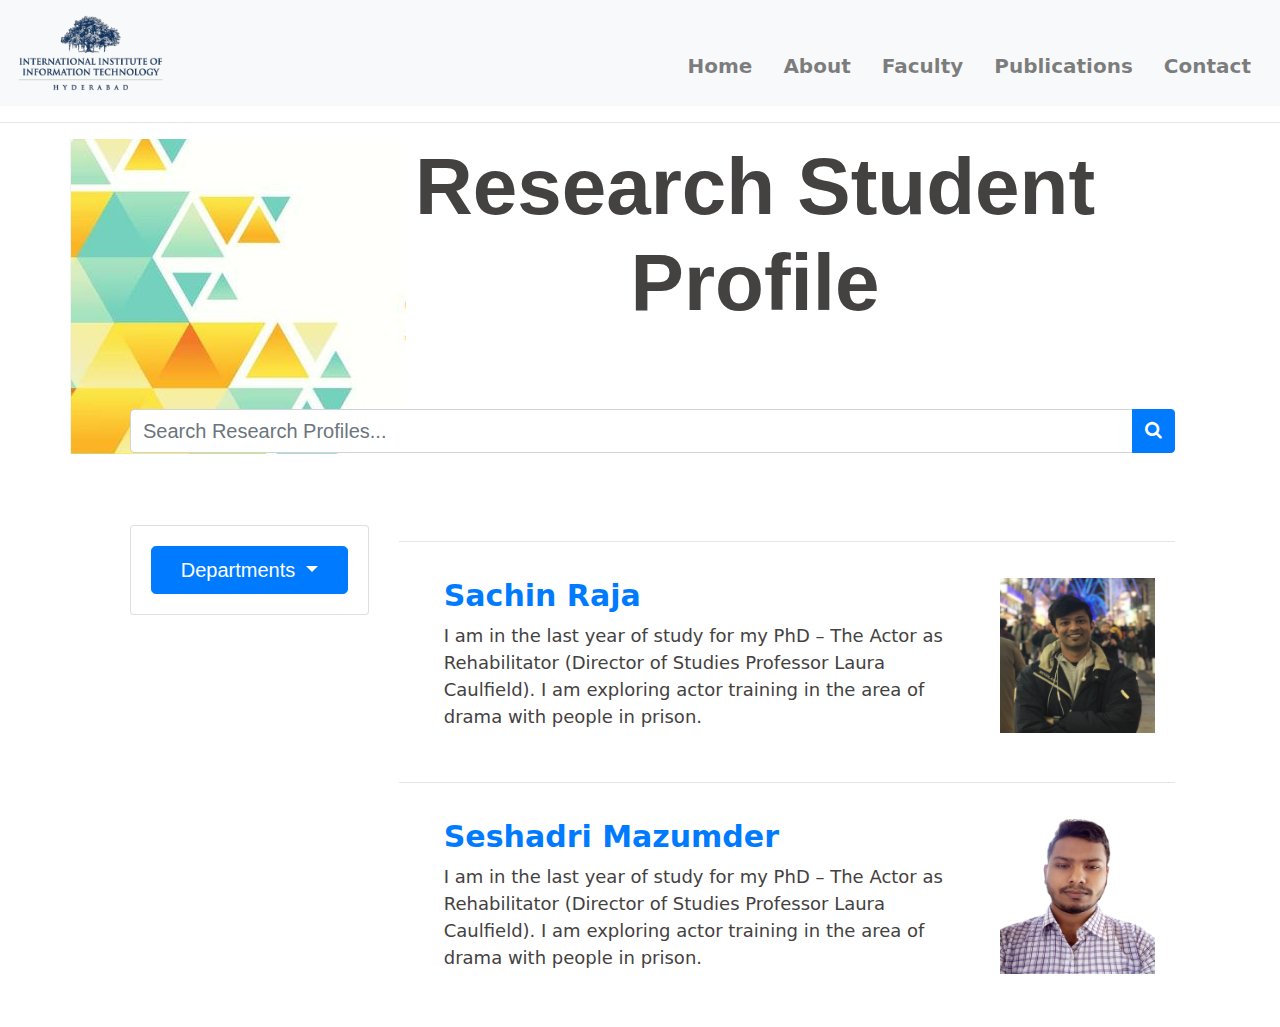
<file: index.html>
<!DOCTYPE html>
<html lang="en">
<head>
    <meta charset="utf-8">
    <meta name="viewport" content="width=device-width, initial-scale=1">
    
    <link rel="stylesheet" href="https://maxcdn.bootstrapcdn.com/bootstrap/4.5.0/css/bootstrap.min.css">
    <script src="https://ajax.googleapis.com/ajax/libs/jquery/3.4.1/jquery.min.js"></script>
    <script src="https://cdnjs.cloudflare.com/ajax/libs/popper.js/1.16.0/umd/popper.min.js"></script>
    <script src="https://maxcdn.bootstrapcdn.com/bootstrap/4.5.0/js/bootstrap.min.js"></script>

    <title>Student Template</title>

    <link href="https://fonts.googleapis.com/css?family=Cinzel+Decorative&display=swap" rel="stylesheet"> 
    <link rel="stylesheet" href="https://cdnjs.cloudflare.com/ajax/libs/font-awesome/4.7.0/css/font-awesome.min.css">
    <link rel="stylesheet" type="text/css" href="style.css">
    <style>
       body{
        background-color: white;
       }
        .nav-link{
            color: #000000;
            font-weight: 600;
            font-size: 16px;
            margin:5px;
            font-family: system-ui, -apple-system, BlinkMacSystemFont, 'Segoe UI', Roboto, Oxygen, Ubuntu, Cantarell, 'Open Sans', 'Helvetica Neue', sans-serif;
        }
.dropdown-item{
    white-space: normal;
    font-size:14px;
}
.checkbox-type{
    margin: 5px;
}

    </style>
</head>

<body>
    <nav class="navbar navbar-expand-lg navbar-light bg-light">
        <a class="navbar-brand" href="#"><img src="logo.png" class="logo"></a>
        <button class="navbar-toggler bg-light" type="button" data-toggle="collapse" data-target="#myNavbar">
            <span class="navbar-toggler-icon"></span>
        </button>
        
        <div class="collapse navbar-collapse" id="myNavbar">
            <ul class="navbar-nav ml-auto">
                <li class="nav-item"><a class="nav-link" href="#home">Home</a></li>
                <li class="nav-item"><a class="nav-link" href="#about">About</a></li>
                <li class="nav-item"><a class="nav-link" href="#faculty">Faculty</a></li>
                <li class="nav-item"><a class="nav-link" href="#publications">Publications</a></li>
                <li class="nav-item"><a class="nav-link" href="#contact">Contact</a></li>
            </ul>
        </div>
    </nav>

    <hr>
    
    <div class="container container-mainscreen">
        <h1 class="text-center header">Research Student Profile</h1>
        
        <div class="row">
            <div class="col-md-12">
                <div class="input-group mb-3" style="margin-top:50px;">
                    <input type="text" class="form-control" placeholder="Search Research Profiles..." style="font-size: 20px;">
                    <div class="input-group-append">
                        <button class="btn btn-primary" type="button">
                            <i class="fa fa-search" style="font-size: 18px;"></i>
                        </button>
                    </div>
                </div>
            </div>
        </div>

        <div class="row mt-3">
            <div class="col-md-3 col-xs-12">
                <div class="card">
                    <div class="card-body">
                        <div class="dropdown">
                            <button class="btn btn-primary btn-lg dropdown-toggle dropdown-button" type="button" id="departmentDropdown" data-toggle="dropdown" style="width:100%;">
                                Departments
                            </button>
                            <div class="dropdown-menu" aria-labelledby="departmentDropdown" style="width:100%;">
                                <label class="dropdown-item">
                                    <input type="checkbox" class="checkbox-type" value="Computer Science">Computer Science
                                </label>
                                <label class="dropdown-item">
                                    <input type="checkbox"  class="checkbox-type" value="Data SCience"> Data SCience
                                </label>
                                <label class="dropdown-item">
                                    <input type="checkbox" class="checkbox-type" value="Education Health and Wellbeing">Education Health and Wellbeing
                                </label>
                                <label class="dropdown-item">
                                    <input type="checkbox"  class="checkbox-type" value="CASE">CASE
                                </label>
                            </div>
                        </div>
                    </div>
                </div>
            </div>
            
            <div class="col-md-9 col-xs-12">
                <hr>
                <div class="row">
                    <div class="col-md-9 col-xs-12">
                       <h2 class="name"><a href="screen2.html" target="_blank">Sachin Raja</a></h2>
                        <p class="profile_info">I am in the last year of study for my PhD – The Actor as Rehabilitator (Director of Studies Professor Laura Caulfield). I am exploring actor training in the area of drama with people in prison.</p>
                    </div>
                    <div class="col-md-3 col-xs-3">
                        <img src="Sachin_Raja.jpeg" class="img-fluid" alt="Sachin Raja">
                    </div>
                </div>
                <hr>
                <div class="row">
                    <div class="col-md-9">
                        <h2 class="name"><a href="#" target="_blank">Seshadri Mazumder</a></h2>
                        <p class="profile_info">I am in the last year of study for my PhD – The Actor as Rehabilitator (Director of Studies Professor Laura Caulfield). I am exploring actor training in the area of drama with people in prison.</p> 
                    </div>
                    <div class="col-md-3">
                      <img src="Seshadri_Mazumder.png" class="img-fluid" alt="Seshadri Mazumder">
                    </div>
                </div>
            </div>
        </div>
    </div>
</body>
</html>
</file>
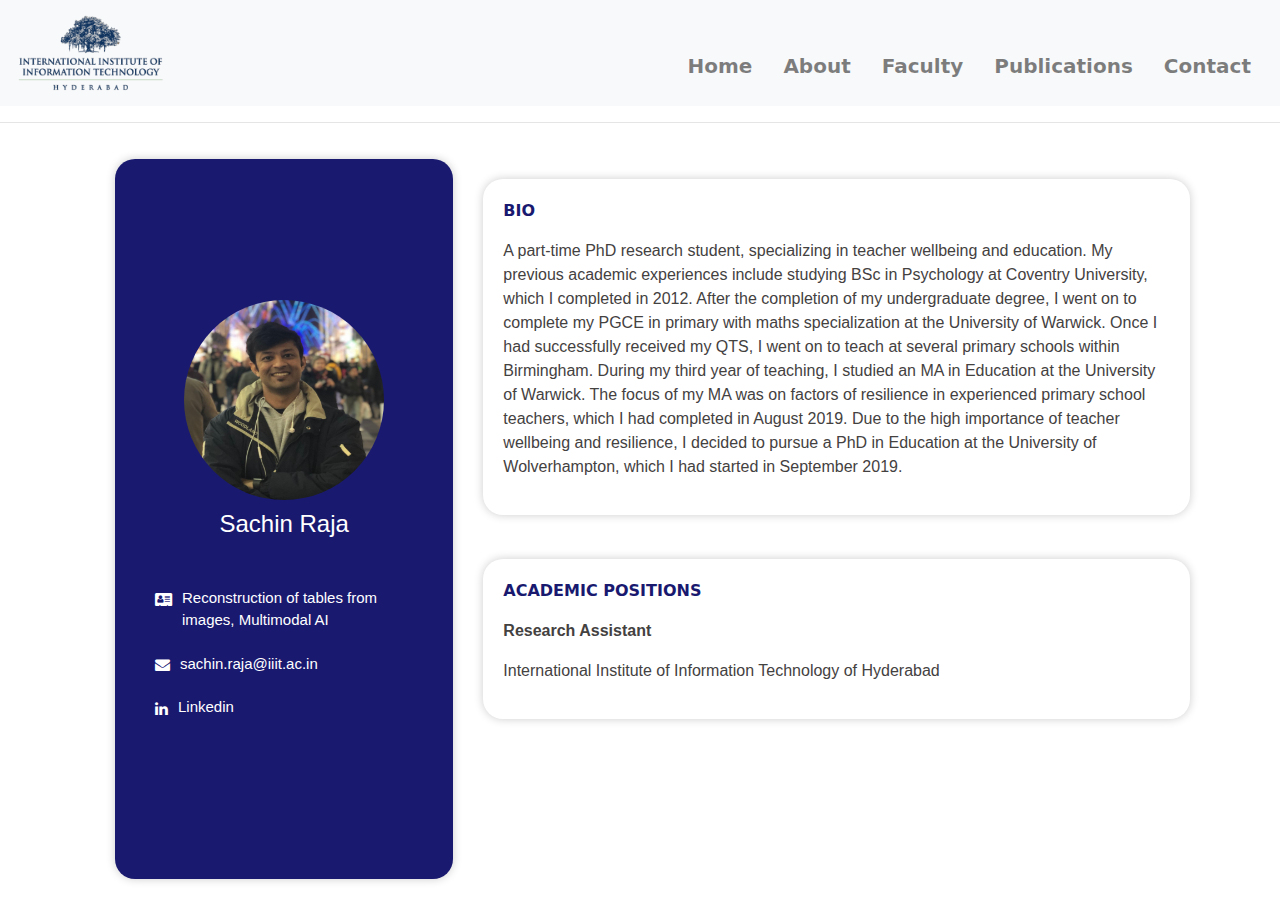
<file: screen2.html>
<!DOCTYPE html>
<html lang="en">
<head>
    <meta charset="utf-8">
    <meta name="viewport" content="width=device-width, initial-scale=1">
    
    <link rel="stylesheet" href="https://maxcdn.bootstrapcdn.com/bootstrap/4.5.0/css/bootstrap.min.css">
    <script src="https://ajax.googleapis.com/ajax/libs/jquery/3.4.1/jquery.min.js"></script>
    <script src="https://cdnjs.cloudflare.com/ajax/libs/popper.js/1.16.0/umd/popper.min.js"></script>
    <script src="https://maxcdn.bootstrapcdn.com/bootstrap/4.5.0/js/bootstrap.min.js"></script>

    <title>Student Template</title>

    <link href="https://fonts.googleapis.com/css?family=Cinzel+Decorative&display=swap" rel="stylesheet"> 
    <link rel="stylesheet" href="https://cdnjs.cloudflare.com/ajax/libs/font-awesome/4.7.0/css/font-awesome.min.css">
    <link rel="stylesheet" type="text/css" href="style.css">
    <style>
       body{
        background-color: white;
       }
        .nav-link{
            color: #000000;
            font-weight: 600;
            font-size: 16px;
            margin:5px;
            font-family: system-ui, -apple-system, BlinkMacSystemFont, 'Segoe UI', Roboto, Oxygen, Ubuntu, Cantarell, 'Open Sans', 'Helvetica Neue', sans-serif;
        }
.detail-heading{
    color:midnightblue;
    font-family: system-ui, -apple-system, BlinkMacSystemFont, 'Segoe UI', Roboto, Oxygen, Ubuntu, Cantarell, 'Open Sans', 'Helvetica Neue', sans-serif;
    font-weight: bold;
}
.icon-text-wrapper{
    display: flex;
    margin:20px;
}
.icon{
    color:white;
    margin-top:5px;
}
.icon-text{
    color:white;
    font-size: 15px;
    white-space: normal;
    margin-left:10px;
}
    </style>
</head>

<body>
    <nav class="navbar navbar-expand-lg navbar-light bg-light">
        <a class="navbar-brand" href="#"><img src="logo.png" class="logo"></a>
        <button class="navbar-toggler bg-light" type="button" data-toggle="collapse" data-target="#myNavbar">
            <span class="navbar-toggler-icon"></span>
        </button>
        
        <div class="collapse navbar-collapse" id="myNavbar">
            <ul class="navbar-nav ml-auto">
                <li class="nav-item"><a class="nav-link" href="#home">Home</a></li>
                <li class="nav-item"><a class="nav-link" href="#about">About</a></li>
                <li class="nav-item"><a class="nav-link" href="#faculty">Faculty</a></li>
                <li class="nav-item"><a class="nav-link" href="#publications">Publications</a></li>
                <li class="nav-item"><a class="nav-link" href="#contact">Contact</a></li>
            </ul>
        </div>
    </nav>
<hr>
<div class="container container-singleview ">
    <div class="row">
        <div class="col-md-4 col-xs-12">
            <div class="d-flex flex-column justify-content-center student_details">
                <div class="d-flex flex-column text-center pic-name">
                    <img src="Sachin_Raja.jpeg" class="image-student text-center">
                    <h1 class="student_name">Sachin Raja</h1>
                </div>
                <div class="line"></div>
                <div class="contact-details">
                    <div class="icon-text-wrapper">
                            <i class="fa fa-address-card icon"></i>
                            <span class="icon-text">Reconstruction of tables from images, Multimodal AI</span>
                        </div>
                    <div class="line"></div>
                    <div class="icon-text-wrapper">
                        <i class="fa fa-envelope icon"></i>
                        <span><a href="#"class="icon-text">sachin.raja@iiit.ac.in</a></span>
                    </div>
                    <div class="line"></div>
                    <div class="icon-text-wrapper">
                        <i class="fa fa-linkedin icon"></i>
                        <a href="#" class="icon-text">Linkedin</a>
                    </div>
                    <div class="line"></div>
                </div>
            </div>
        </div>
        <div class="col-md-8 col-xs-12" style="margin-top:0;">
            <div class="info">
                <p class="detail-heading">BIO</p>
                <p class="details">A part-time PhD research student, specializing in teacher wellbeing and education. My previous academic experiences include studying BSc in Psychology at Coventry University, which I completed in 2012. After the completion of my undergraduate degree, I went on to complete my PGCE in primary with maths specialization at the University of Warwick. Once I had successfully received my QTS, I went on to teach at several primary schools within Birmingham. During my third year of teaching, I studied an MA in Education at the University of Warwick. The focus of my MA was on factors of resilience in experienced primary school teachers, which I had completed in August 2019. Due to the high importance of teacher wellbeing and resilience, I decided to pursue a PhD in Education at the University of Wolverhampton, which I had started in September 2019.</p>
            </div>
            <br>
            <div class="info">
                <p class="detail-heading">ACADEMIC POSITIONS</p>
                <p style="font-weight:bold">Research Assistant</p>
                <p class="details">International Institute of Information Technology of Hyderabad</p>
            </div>
</file>
<file: style.css>
/* Reset Bootstrap default styles */
.navbar {
  background-color: white;
}

.navbar .navbar-nav .nav-link {
  font-weight: bold;
  margin-top: 30px;
  margin-left: 10px;
  font-size: 20px;
  font-family: system-ui, -apple-system, BlinkMacSystemFont, 'Segoe UI', Roboto, Oxygen, Ubuntu, Cantarell, 'Open Sans', 'Helvetica Neue', sans-serif;
}

@media (max-width: 768px) {
  .line {
      display: none;
  }
.dropdown-button{
  width:280px;
}
  .navbar-toggler {
      background-color: #000;
      border-color: #000;
      margin-top: 1;
  }

  .navbar-toggler:hover {
      background-color: #333;
      border-color: #333;
  }

  .navbar-collapse {
      background-color: #fff;
      border-color: #fff;
  }

  .nav.navbar-nav li a {
      font-size: 15px;
      font-family: sans-serif;
      font-weight: bold;
      color: #000;
  }

  .menu-singleview {
      padding: 10px;
  }
}

.container-mainscreen {
  background-image: url(background.png);
  background-repeat: no-repeat;
  height: 35vh;
 background-color: white;
  color: rgb(68, 65, 65);
}
.container-singleview {
  background-repeat: no-repeat;
  height: 30vh;
 background-color: white;
  color: rgb(68, 65, 65);
  padding: 0;
}
.header {
  text-align: center;
  margin-left: 230px;
  font-size: 80px;
  font-weight: bold;
}
.profile {
  width: 180px;
  height: 180px;
}
.profile_info {
  font-size: 18px;
  font-family: system-ui, -apple-system, BlinkMacSystemFont, 'Segoe UI', Roboto, Oxygen, Ubuntu, Cantarell, 'Open Sans', 'Helvetica Neue', sans-serif;
}
.name {
  font-size: 30px;
  font-family: system-ui, -apple-system, BlinkMacSystemFont, 'Segoe UI', Roboto, Oxygen, Ubuntu, Cantarell, 'Open Sans', 'Helvetica Neue', sans-serif;
  font-weight: 600;
}
.logopic {
  width: 100px;
  height: 70px;
}



/* Add these styles to your existing CSS or create a new style section */
/* Additional CSS styles go here */
body {
  background-color: #f5f5f5; /* Add a background color for better readability */
}
.logo {
  width: 150px;
  height: 80px;
}
/*singleview css*/
  /* Additional CSS styles go here */
.student_details {
      background-color:midnightblue;
      padding: 20px;
      border-radius: 20px;
      box-shadow: 0px 0px 10px rgba(0, 0, 0, 0.2);
      height:80vh;
}

  .info {
      background-color: white;
      padding: 20px;
      border-radius: 20px; /* Increased border radius */
      box-shadow: 0px 0px 10px rgba(0, 0, 0, 0.2);
      margin-top: 20px;
  }
.pic-name {
     
      text-align: center;
      color:white;
  }

  .image-student {
    max-width: 100%;
    width: 200px;
    height: 200px; /* Adjust the height for centering */
    border-radius: 50%;
    display: block;
    margin: 0 auto; /* Center the image */
}

  .student_name {
      font-size: 24px;
      margin-top: 10px;
      text-align: center;
  }

  .contact-details {
      margin-top: 20px;
  }

  .contact-details .row {
      margin-bottom: 10px;
      align-items: center;
  }
.row{
  margin-left:10px;
  padding:20px;
}
  .icon {
      font-size: 15px;
  }

  
  @media (max-width: 767px) {
  .my_nav_bar {
    display: block !important;
  }
}
</file>
